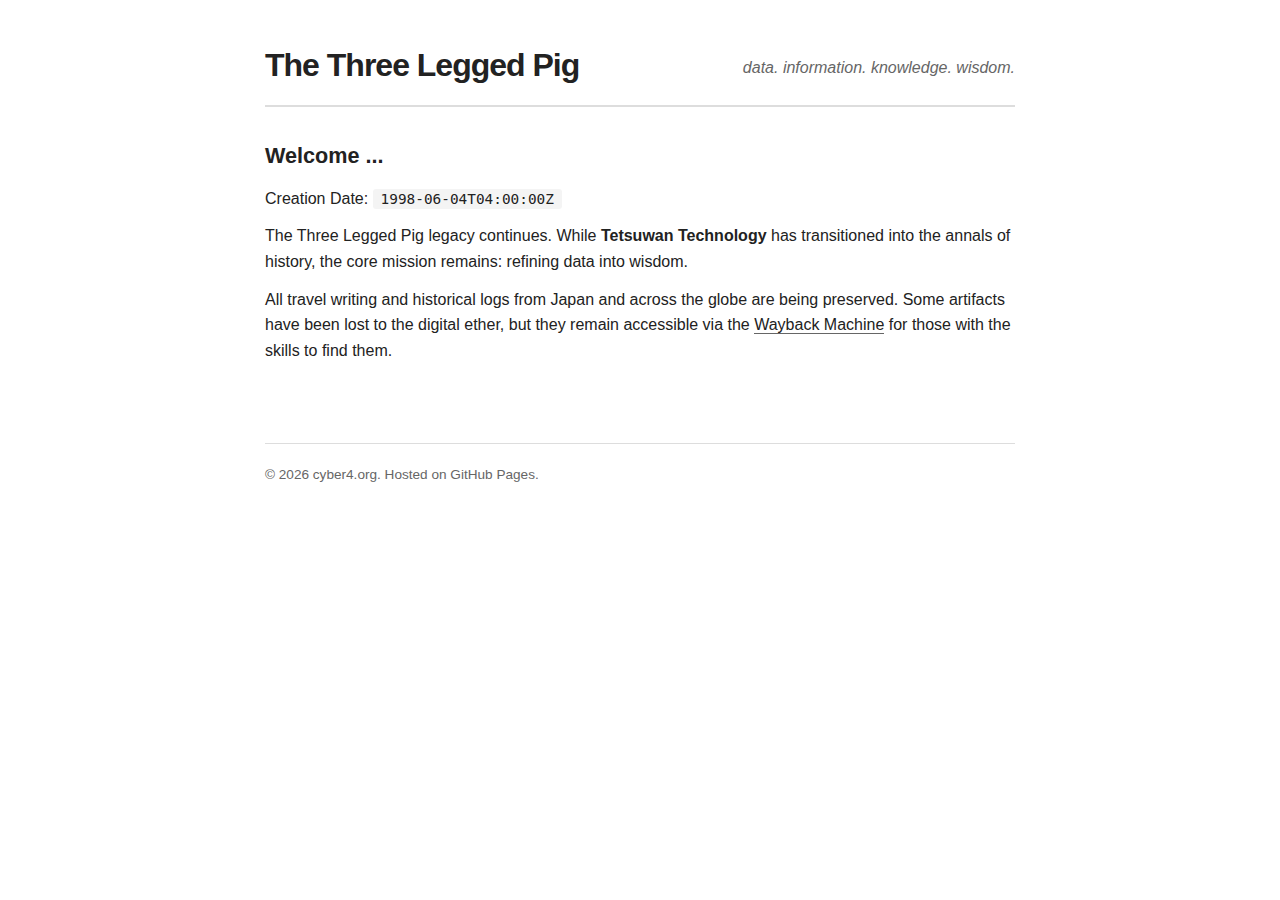
<file: index.html>
<!DOCTYPE html>
<html lang="en">
<head>
    <meta charset="UTF-8">
    <meta name="viewport" content="width=device-width, initial-scale=1.0">
    <title>Cyber4 - data. information. knowledge. wisdom.</title>
    <link rel="stylesheet" href="cyber4.css">
</head>
<body>

    <header>
        <h1>The Three Legged Pig</h1>
        <div class="tagline">data. information. knowledge. wisdom.</div>
    </header>

    <section>
        <h2>Welcome ...</h2>
        <p>Creation Date: <span class="mono-box">1998-06-04T04:00:00Z</span></p>
        <p>The Three Legged Pig legacy continues. While <strong>Tetsuwan Technology</strong> has transitioned into the annals of history, the core mission remains: refining data into wisdom.</p>
        
    <p>All travel writing and historical logs from Japan and across the globe are being preserved. Some artifacts have been lost to the digital ether, but they remain accessible via the <a href="https://web.archive.org/web/*/cyber4.org">Wayback Machine</a> for those with the skills to find them.</p></section>

    <footer>
        <p>&copy; 2026 cyber4.org. Hosted on GitHub Pages.</p>
    </footer>

</body>
</html>
</file>
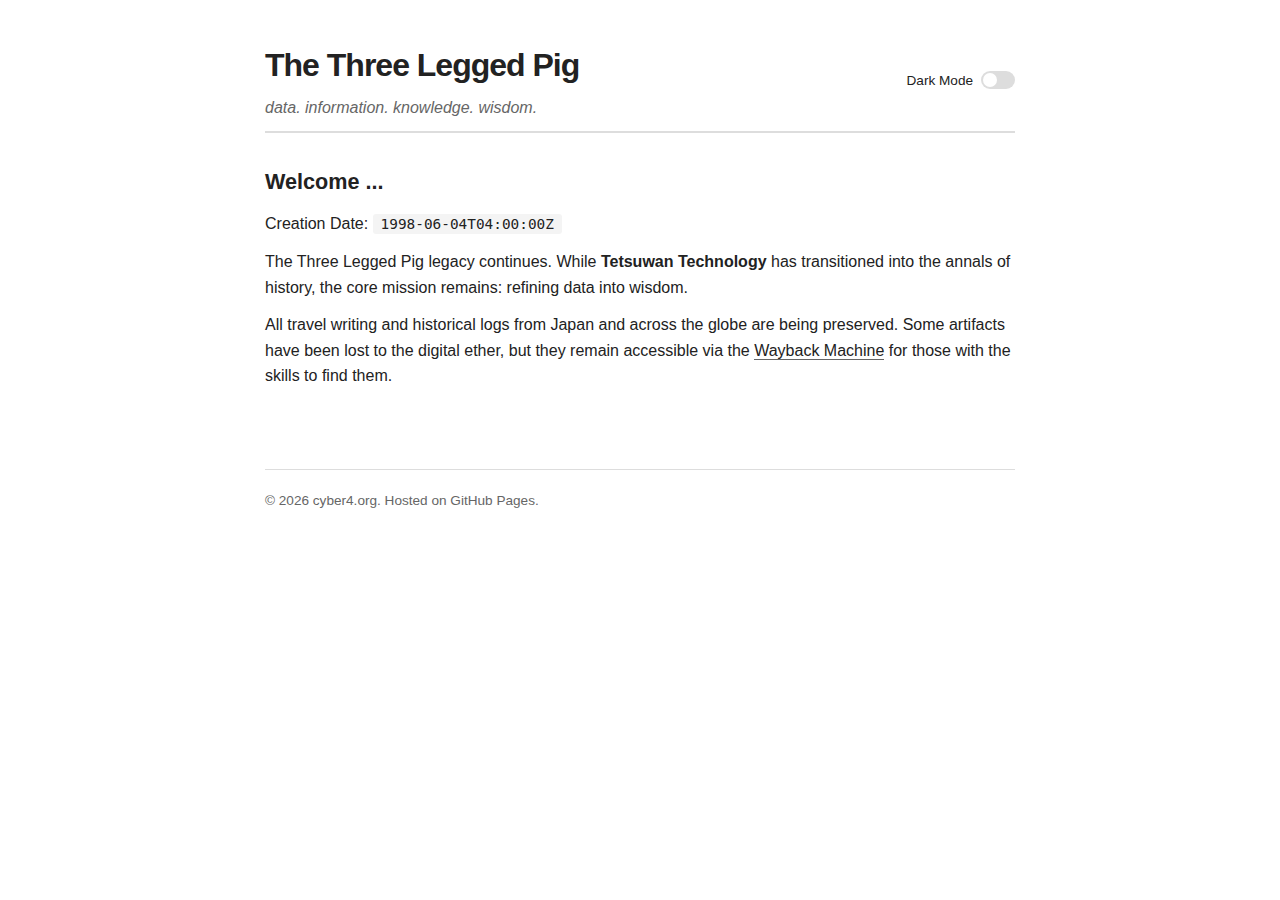
<file: htdocs/index.html>
<!DOCTYPE html>
<html lang="en">
<head>
    <meta charset="UTF-8">
    <meta name="viewport" content="width=device-width, initial-scale=1.0">
    <title>Cyber4 - data. information. knowledge. wisdom.</title>

    <meta name="description" content="The Three Legged Pig keeps the spirit of cyber4.org alive – where data, travel logs, and long-lived web artifacts are slowly refined into wisdom.">

    <meta property="og:type" content="website">
    <meta property="og:url" content="https://cyber4.org/">
    <meta property="og:title" content="Cyber4 – The Three Legged Pig">
    <meta property="og:description" content="Preserving the legacy of cyber4.org through the Three Legged Pig: data, information, knowledge, and wisdom from Japan and beyond.">

    <meta name="twitter:card" content="summary">
    <meta name="twitter:title" content="Cyber4 – The Three Legged Pig">
    <meta name="twitter:description" content="Preserving the legacy of cyber4.org through the Three Legged Pig: data, information, knowledge, and wisdom from Japan and beyond.">

    <link rel="icon" href="c4-small.ico" type="image/x-icon">
    <link rel="stylesheet" href="cyber4.css">
</head>
<body>

    <header>
        <div class="site-title">
            <h1>The Three Legged Pig</h1>
            <div class="tagline">data. information. knowledge. wisdom.</div>
        </div>
        <button type="button" class="theme-toggle" role="switch" aria-checked="false">
            <span class="theme-toggle-label">Dark Mode</span>
            <span class="theme-toggle-track">
                <span class="theme-toggle-thumb"></span>
            </span>
        </button>
    </header>

    <main>
    <section>
        <h2>Welcome ...</h2>
        <p>Creation Date: <span class="mono-box">1998-06-04T04:00:00Z</span></p>
        <p>The Three Legged Pig legacy continues. While <strong>Tetsuwan Technology</strong> has transitioned into the annals of history, the core mission remains: refining data into wisdom.</p>
        
    <p>All travel writing and historical logs from Japan and across the globe are being preserved. Some artifacts have been lost to the digital ether, but they remain accessible via the <a href="https://web.archive.org/web/*/cyber4.org">Wayback Machine</a> for those with the skills to find them.</p></section>
    </main>

    <footer>
        <p>&copy; 2026 cyber4.org. Hosted on GitHub Pages.</p>
    </footer>

    <script src="theme-toggle.js" defer></script>
</body>
</html>
</file>
<file: cyber4.css>
/* cyber.css - Imperial Design System */
:root {
    --bg-color: #ffffff;
    --text-color: #222222;
    --tagline-color: #666666;
    --border-color: #dddddd;
    --code-bg: #f4f4f4;
}

@media (prefers-color-scheme: dark) {
    :root {
        --bg-color: #1a1a1a;
        --text-color: #eeeeee;
        --tagline-color: #aaaaaa;
        --border-color: #444444;
        --code-bg: #2d2d2d;
    }
}

:root[data-theme="light"] {
    --bg-color: #ffffff;
    --text-color: #222222;
    --tagline-color: #666666;
    --border-color: #dddddd;
    --code-bg: #f4f4f4;
}

:root[data-theme="dark"] {
    --bg-color: #1a1a1a;
    --text-color: #eeeeee;
    --tagline-color: #aaaaaa;
    --border-color: #444444;
    --code-bg: #2d2d2d;
}

body {
    font-family: sans-serif;
    line-height: 1.6;
    background-color: var(--bg-color);
    color: var(--text-color);
    max-width: 750px;
    margin: 40px auto;
    padding: 0 20px;
    transition: background-color 0.3s, color 0.3s;
}

header {
    display: flex;
    justify-content: space-between;
    align-items: center;
    border-bottom: 2px solid var(--border-color);
    margin-bottom: 2rem;
    padding-bottom: 10px;
}

.site-title {
    display: flex;
    flex-direction: column;
}

h1 { 
    margin: 0 0 0.25rem 0; 
    letter-spacing: -1px; 
    font-size: 2rem;
}

h2 {
    margin: 0 0 0.75rem 0;
    font-size: 1.35rem;
}

p {
    margin: 0 0 0.75rem 0;
}

.theme-toggle {
    display: inline-flex;
    align-items: center;
    gap: 0.5rem;
    padding: 0;
    font-size: 0.85rem;
    border: none;
    background: none;
    color: var(--text-color);
    cursor: pointer;
}

.theme-toggle-label {
    font-size: 0.85rem;
}

.theme-toggle-track {
    position: relative;
    width: 34px;
    height: 18px;
    border-radius: 999px;
    background: var(--border-color);
    transition: background 0.2s ease-in-out;
}

.theme-toggle-thumb {
    position: absolute;
    top: 2px;
    left: 2px;
    width: 14px;
    height: 14px;
    border-radius: 50%;
    background: var(--bg-color);
    box-shadow: 0 0 0 1px var(--border-color);
    transition: transform 0.2s ease-in-out, background 0.2s ease-in-out;
}

.theme-toggle[aria-checked="true"] .theme-toggle-track {
    background: var(--text-color);
}

.theme-toggle[aria-checked="true"] .theme-toggle-thumb {
    transform: translateX(16px);
}

.tagline { 
    font-style: italic; 
    color: var(--tagline-color); 
}

section { margin-bottom: 3rem; }

/* Links */
a {
    color: var(--text-color);
    text-decoration: none;
    border-bottom: 1px solid var(--tagline-color);
    transition: all 0.2s ease-in-out;
}

a:hover {
    background-color: var(--code-bg);
    border-bottom-color: var(--text-color);
}

/* Metadata and 404 Status */
.mono-box { 
    font-family: monospace; 
    background: var(--code-bg); 
    padding: 2px 8px; 
    border-radius: 3px;
    font-size: 0.9rem;
}

.center { text-align: center; }

footer {
    margin-top: 5rem;
    font-size: 0.85rem;
    color: var(--tagline-color);
    border-top: 1px solid var(--border-color);
    padding-top: 20px;
}
</file>
<file: htdocs/cyber4.css>
/* cyber.css - Imperial Design System */
:root {
    --bg-color: #ffffff;
    --text-color: #222222;
    --tagline-color: #666666;
    --border-color: #dddddd;
    --code-bg: #f4f4f4;
}

@media (prefers-color-scheme: dark) {
    :root {
        --bg-color: #1a1a1a;
        --text-color: #eeeeee;
        --tagline-color: #aaaaaa;
        --border-color: #444444;
        --code-bg: #2d2d2d;
    }
}

:root[data-theme="light"] {
    --bg-color: #ffffff;
    --text-color: #222222;
    --tagline-color: #666666;
    --border-color: #dddddd;
    --code-bg: #f4f4f4;
}

:root[data-theme="dark"] {
    --bg-color: #1a1a1a;
    --text-color: #eeeeee;
    --tagline-color: #aaaaaa;
    --border-color: #444444;
    --code-bg: #2d2d2d;
}

body {
    font-family: sans-serif;
    line-height: 1.6;
    background-color: var(--bg-color);
    color: var(--text-color);
    max-width: 750px;
    margin: 40px auto;
    padding: 0 20px;
    transition: background-color 0.3s, color 0.3s;
}

header {
    display: flex;
    justify-content: space-between;
    align-items: center;
    border-bottom: 2px solid var(--border-color);
    margin-bottom: 2rem;
    padding-bottom: 10px;
}

.site-title {
    display: flex;
    flex-direction: column;
}

h1 { 
    margin: 0 0 0.25rem 0; 
    letter-spacing: -1px; 
    font-size: 2rem;
}

h2 {
    margin: 0 0 0.75rem 0;
    font-size: 1.35rem;
}

p {
    margin: 0 0 0.75rem 0;
}

.theme-toggle {
    display: inline-flex;
    align-items: center;
    gap: 0.5rem;
    padding: 0;
    font-size: 0.85rem;
    border: none;
    background: none;
    color: var(--text-color);
    cursor: pointer;
}

.theme-toggle-label {
    font-size: 0.85rem;
}

.theme-toggle-track {
    position: relative;
    width: 34px;
    height: 18px;
    border-radius: 999px;
    background: var(--border-color);
    transition: background 0.2s ease-in-out;
}

.theme-toggle-thumb {
    position: absolute;
    top: 2px;
    left: 2px;
    width: 14px;
    height: 14px;
    border-radius: 50%;
    background: var(--bg-color);
    box-shadow: 0 0 0 1px var(--border-color);
    transition: transform 0.2s ease-in-out, background 0.2s ease-in-out;
}

:root[data-theme="light"] .theme-toggle-thumb {
    background: #b0b0b0;
}

.theme-toggle[aria-checked="true"] .theme-toggle-track {
    background: var(--text-color);
}

.theme-toggle[aria-checked="true"] .theme-toggle-thumb {
    transform: translateX(16px);
}

.tagline { 
    font-style: italic; 
    color: var(--tagline-color); 
}

section { margin-bottom: 3rem; }

/* Links */
a {
    color: var(--text-color);
    text-decoration: none;
    border-bottom: 1px solid var(--tagline-color);
    transition: all 0.2s ease-in-out;
}

a:hover {
    background-color: var(--code-bg);
    border-bottom-color: var(--text-color);
}

/* Metadata and 404 Status */
.mono-box { 
    font-family: monospace; 
    background: var(--code-bg); 
    padding: 2px 8px; 
    border-radius: 3px;
    font-size: 0.9rem;
}

.center { text-align: center; }

footer {
    margin-top: 5rem;
    font-size: 0.85rem;
    color: var(--tagline-color);
    border-top: 1px solid var(--border-color);
    padding-top: 20px;
}
</file>
